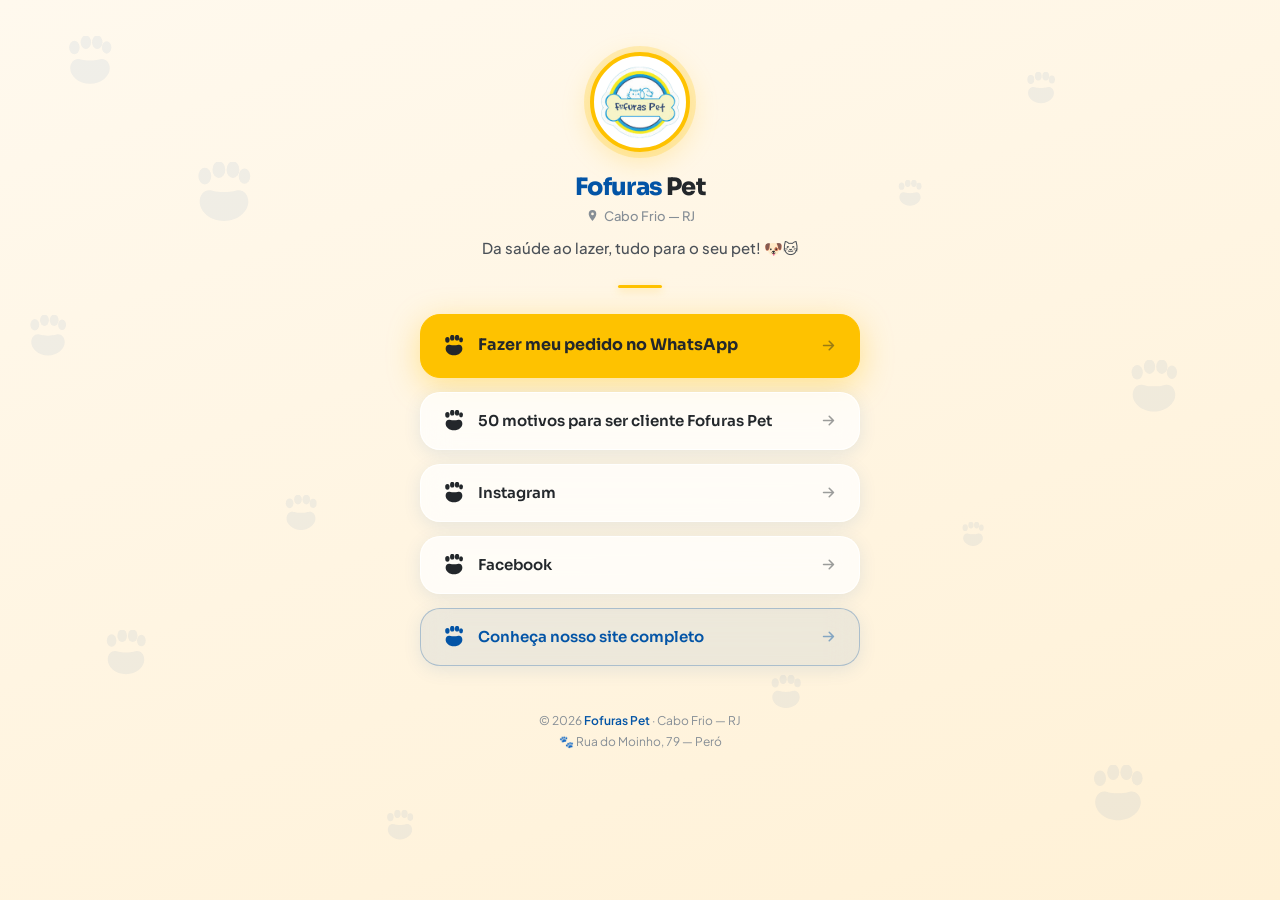
<file: bio/index.html>
<!DOCTYPE html>
<html lang="pt-BR">
  <head>
    <meta charset="UTF-8" />
    <meta name="viewport" content="width=device-width, initial-scale=1.0" />

    <!-- ============ SEO ============ -->
    <title>Fofuras Pet — Cabo Frio/RJ</title>
    <meta
      name="description"
      content="Da saúde ao lazer, tudo para o seu pet! 🐶🐱 Rações, medicamentos, acessórios e consultório veterinário em Cabo Frio."
    />
    <meta name="robots" content="index, follow" />

    <!-- ============ Open Graph (WhatsApp / Instagram preview) ============ -->
    <meta property="og:type" content="website" />
    <meta property="og:title" content="Fofuras Pet — Cabo Frio/RJ" />
    <meta property="og:description" content="Da saúde ao lazer, tudo para o seu pet! 🐶🐱" />
    <!-- TROQUE pela URL absoluta do domínio Vercel após publicar, ex: https://fofuraspet.vercel.app/assets/logo.png -->
    <meta property="og:image" content="../assets/logo.png" />
    <!-- TROQUE pela URL real da página após publicar na Vercel -->
    <meta property="og:url" content="https://fofuraspet.vercel.app/bio" />
    <meta property="og:site_name" content="Fofuras Pet" />

    <!-- Twitter Card -->
    <meta name="twitter:card" content="summary_large_image" />
    <meta name="twitter:title" content="Fofuras Pet — Cabo Frio/RJ" />
    <meta name="twitter:description" content="Da saúde ao lazer, tudo para o seu pet! 🐶🐱" />
    <meta name="twitter:image" content="../assets/logo.png" />

    <!-- Favicon: patinha SVG inline como data URI -->
    <link
      rel="icon"
      type="image/svg+xml"
      href="data:image/svg+xml,%3Csvg xmlns='http://www.w3.org/2000/svg' viewBox='0 0 100 100'%3E%3Cellipse cx='20' cy='22' rx='10' ry='13' fill='%230354A6'/%3E%3Cellipse cx='42' cy='12' rx='10' ry='13' fill='%230354A6'/%3E%3Cellipse cx='64' cy='12' rx='10' ry='13' fill='%230354A6'/%3E%3Cellipse cx='82' cy='22' rx='9' ry='12' fill='%230354A6'/%3E%3Cpath d='M50 92C28 92 12 77 12 62c0-11 7-18 15-18 5 0 8 3 23 3s18-3 23-3c8 0 15 7 15 18 0 15-16 30-38 30Z' fill='%230354A6'/%3E%3C/svg%3E"
    />

    <!-- Fontes (idênticas ao site principal) -->
    <link rel="preconnect" href="https://fonts.googleapis.com" />
    <link rel="preconnect" href="https://fonts.gstatic.com" crossorigin />
    <link
      href="https://fonts.googleapis.com/css2?family=Sora:wght@500;600;700;800&family=Plus+Jakarta+Sans:wght@400;500;600;700&display=swap"
      rel="stylesheet"
    />

    <style>
      /* ================================================================
         FOFURAS PET — Link na Bio
         ================================================================
         DESIGN TOKENS: troque as variáveis abaixo para ajustar a paleta
         ================================================================ */
      :root {
        /* -- Cores da marca (troque aqui) ----------------------------- */
        --brand-yellow: #fec200;       /* Amarelo/dourado principal      */
        --brand-yellow-dark: #e5ad00;  /* Hover do botão WhatsApp        */
        --brand-yellow-glow: rgba(254, 194, 0, 0.38);
        --brand-blue: #0354a6;         /* Azul da marca                  */
        --brand-blue-dark: #023e7a;
        --brand-blue-soft: rgba(3, 84, 166, 0.10);

        /* -- Fundo ---------------------------------------------------- */
        --bg-top: #fff9ee;             /* Início do gradiente de fundo   */
        --bg-bottom: #fff1d6;          /* Fim do gradiente de fundo      */

        /* -- Texto ---------------------------------------------------- */
        --ink: #23272b;
        --body-text: #4b5158;
        --muted: #868e96;

        /* -- Componentes ---------------------------------------------- */
        --glass-bg: rgba(255, 255, 255, 0.72);
        --glass-border: rgba(255, 255, 255, 0.88);
        --shadow-btn: 0 4px 18px rgba(3, 84, 166, 0.10);
        --shadow-main: 0 8px 32px var(--brand-yellow-glow);
        --r: 20px;

        /* -- Tipografia ----------------------------------------------- */
        --font-head: "Sora", system-ui, sans-serif;
        --font-body: "Plus Jakarta Sans", system-ui, sans-serif;
      }

      /* -- Reset mínimo --------------------------------------------- */
      *,
      *::before,
      *::after {
        box-sizing: border-box;
        margin: 0;
        padding: 0;
      }

      body {
        font-family: var(--font-body);
        background: linear-gradient(
          160deg,
          var(--bg-top) 0%,
          var(--bg-bottom) 100%
        );
        min-height: 100vh;
        display: flex;
        flex-direction: column;
        align-items: center;
        overflow-x: hidden;
        -webkit-font-smoothing: antialiased;
      }

      a {
        color: inherit;
        text-decoration: none;
      }
      img {
        display: block;
        max-width: 100%;
      }

      /* ================================================================
         PATINHAS FLUTUANTES DE FUNDO
         ================================================================ */
      .paws-bg {
        position: fixed;
        inset: 0;
        pointer-events: none;
        z-index: 0;
        overflow: hidden;
      }

      .paw-float {
        position: absolute;
        fill: var(--brand-blue);
        opacity: 0.06;
        animation: floatPaw ease-in-out infinite;
        transform-origin: center;
      }

      @keyframes floatPaw {
        0%   { transform: translateY(0px)   rotate(var(--rot-a, 0deg)); }
        50%  { transform: translateY(-20px) rotate(var(--rot-b, 10deg)); }
        100% { transform: translateY(0px)   rotate(var(--rot-a, 0deg)); }
      }

      /* Patinhas individuais: posição, tamanho e timing distintos */
      .p1  { width: 52px; top:  4%;  left:  5%;  animation-duration: 9s;  animation-delay: 0s;   --rot-a: -10deg; --rot-b: 5deg; }
      .p2  { width: 34px; top:  8%;  left: 80%;  animation-duration: 12s; animation-delay: -2s;  --rot-a: 15deg;  --rot-b: 30deg; }
      .p3  { width: 64px; top: 18%;  left: 15%;  animation-duration: 14s; animation-delay: -5s;  --rot-a: -5deg;  --rot-b: 10deg; }
      .p4  { width: 28px; top: 20%;  left: 70%;  animation-duration: 8s;  animation-delay: -1s;  --rot-a: 20deg;  --rot-b: 35deg; }
      .p5  { width: 44px; top: 35%;  left:  2%;  animation-duration: 11s; animation-delay: -4s;  --rot-a: -15deg; --rot-b: 0deg; }
      .p6  { width: 56px; top: 40%;  left: 88%;  animation-duration: 13s; animation-delay: -7s;  --rot-a: 5deg;   --rot-b: 18deg; }
      .p7  { width: 38px; top: 55%;  left: 22%;  animation-duration: 10s; animation-delay: -3s;  --rot-a: -20deg; --rot-b: -8deg; }
      .p8  { width: 26px; top: 58%;  left: 75%;  animation-duration: 7s;  animation-delay: -6s;  --rot-a: 12deg;  --rot-b: 25deg; }
      .p9  { width: 48px; top: 70%;  left:  8%;  animation-duration: 15s; animation-delay: -2s;  --rot-a: -8deg;  --rot-b: 5deg; }
      .p10 { width: 36px; top: 75%;  left: 60%;  animation-duration: 9s;  animation-delay: -9s;  --rot-a: 18deg;  --rot-b: 32deg; }
      .p11 { width: 60px; top: 85%;  left: 85%;  animation-duration: 16s; animation-delay: -4s;  --rot-a: -12deg; --rot-b: 2deg; }
      .p12 { width: 32px; top: 90%;  left: 30%;  animation-duration: 11s; animation-delay: -8s;  --rot-a: 8deg;   --rot-b: 20deg; }

      /* ================================================================
         CONTAINER PRINCIPAL
         ================================================================ */
      .page {
        position: relative;
        z-index: 1;
        width: 100%;
        max-width: 480px;
        padding: 52px 20px 64px;
        display: flex;
        flex-direction: column;
        align-items: center;
      }

      /* ================================================================
         AVATAR / LOGO
         ================================================================ */
      .avatar-wrap {
        /* TROQUE o src da <img> abaixo pela logo real.
           Sugestão: /assets/logo.png (já está no projeto).
           Tamanho ideal: 200×200 px, fundo transparente. */
        width: 100px;
        height: 100px;
        border-radius: 50%;
        border: 4px solid var(--brand-yellow);
        box-shadow:
          0 0 0 6px rgba(254, 194, 0, 0.22),
          0 8px 28px rgba(254, 194, 0, 0.28);
        overflow: hidden;
        display: flex;
        align-items: center;
        justify-content: center;
        background: #fff;
        flex-shrink: 0;
        margin-bottom: 22px;
      }
      .avatar-wrap img {
        width: 100%;
        height: 100%;
        object-fit: cover;
      }

      /* ================================================================
         PERFIL
         ================================================================ */
      .profile-name {
        font-family: var(--font-head);
        font-size: 24px;
        font-weight: 800;
        color: var(--ink);
        letter-spacing: -0.025em;
        text-align: center;
        line-height: 1.15;
      }
      .profile-name span {
        color: var(--brand-blue);
      }

      .profile-location {
        display: inline-flex;
        align-items: center;
        gap: 5px;
        font-size: 13px;
        font-weight: 500;
        color: var(--muted);
        margin-top: 6px;
      }
      .profile-location svg {
        width: 13px;
        height: 13px;
        flex-shrink: 0;
        fill: var(--muted);
      }

      .profile-tagline {
        font-family: var(--font-body);
        font-size: 15px;
        font-weight: 500;
        color: var(--body-text);
        margin-top: 12px;
        text-align: center;
        line-height: 1.55;
        max-width: 320px;
      }

      /* ================================================================
         DIVISOR
         ================================================================ */
      .divider {
        width: 44px;
        height: 3px;
        background: var(--brand-yellow);
        border-radius: 4px;
        margin: 26px 0;
        box-shadow: 0 2px 8px rgba(254, 194, 0, 0.4);
      }

      /* ================================================================
         LISTA DE LINKS
         ================================================================ */
      .links {
        width: 100%;
        display: flex;
        flex-direction: column;
        gap: 14px;
      }

      /* Botão base (glassmorphism suave) */
      .link-btn {
        display: flex;
        align-items: center;
        gap: 13px;
        width: 100%;
        padding: 17px 22px;
        border-radius: var(--r);
        font-family: var(--font-head);
        font-size: 15px;
        font-weight: 600;
        color: var(--ink);
        text-decoration: none;
        background: var(--glass-bg);
        border: 1.5px solid var(--glass-border);
        backdrop-filter: blur(14px);
        -webkit-backdrop-filter: blur(14px);
        box-shadow: var(--shadow-btn);
        transition:
          transform 0.22s cubic-bezier(0.22, 1, 0.36, 1),
          box-shadow 0.22s ease,
          background 0.18s ease;
        cursor: pointer;
        -webkit-tap-highlight-color: transparent;
        position: relative;
      }

      .link-btn:hover,
      .link-btn:focus-visible {
        transform: scale(1.025) translateY(-2px);
        box-shadow: 0 10px 32px rgba(3, 84, 166, 0.16);
      }
      .link-btn:active {
        transform: scale(0.975);
        transition-duration: 0.1s;
      }
      .link-btn:focus-visible {
        outline: 3px solid var(--brand-blue);
        outline-offset: 3px;
      }

      /* Botão principal: WhatsApp */
      .link-btn--main {
        background: var(--brand-yellow);
        border-color: var(--brand-yellow);
        color: var(--ink);
        padding: 20px 22px;
        font-size: 16px;
        font-weight: 700;
        box-shadow: var(--shadow-main);
      }
      .link-btn--main:hover,
      .link-btn--main:focus-visible {
        background: var(--brand-yellow-dark);
        border-color: var(--brand-yellow-dark);
        box-shadow: 0 12px 40px var(--brand-yellow-glow);
        transform: scale(1.03) translateY(-3px);
      }
      .link-btn--main:focus-visible {
        outline-color: var(--brand-blue-dark);
      }

      /* Ícone de patinha nos botões */
      .btn-paw {
        width: 22px;
        height: 22px;
        flex-shrink: 0;
        fill: currentColor;
      }

      /* Animação de balançar na patinha do botão principal */
      .link-btn--main .btn-paw {
        animation: pawWag 3s ease-in-out infinite;
      }
      @keyframes pawWag {
        0%, 60%, 100% { transform: rotate(0deg); }
        70%  { transform: rotate(-14deg); }
        80%  { transform: rotate(14deg); }
        90%  { transform: rotate(-8deg); }
        95%  { transform: rotate(6deg); }
      }

      .btn-label {
        flex: 1;
        line-height: 1.3;
      }

      /* Seta decorativa à direita */
      .btn-arrow {
        width: 17px;
        height: 17px;
        flex-shrink: 0;
        opacity: 0.45;
        stroke: currentColor;
        fill: none;
        transition: opacity 0.2s, transform 0.2s;
      }
      .link-btn:hover .btn-arrow,
      .link-btn:focus-visible .btn-arrow {
        opacity: 0.75;
        transform: translateX(3px);
      }

      /* Botão do site principal — azul leve */
      .link-btn--site {
        background: rgba(3, 84, 166, 0.07);
        border-color: rgba(3, 84, 166, 0.28);
        color: var(--brand-blue);
      }
      .link-btn--site:hover,
      .link-btn--site:focus-visible {
        background: rgba(3, 84, 166, 0.13);
        border-color: var(--brand-blue);
        box-shadow: 0 10px 32px rgba(3, 84, 166, 0.18);
      }
      .link-btn--site:focus-visible {
        outline-color: var(--brand-blue-dark);
      }

      /* ================================================================
         RODAPÉ
         ================================================================ */
      .bio-footer {
        margin-top: 44px;
        text-align: center;
        font-size: 12px;
        color: var(--muted);
        line-height: 1.8;
      }
      .bio-footer a {
        color: var(--brand-blue);
        font-weight: 600;
        text-decoration: none;
      }
      .bio-footer a:hover {
        text-decoration: underline;
      }

      /* ================================================================
         RESPONSIVO
         ================================================================ */
      @media (max-width: 400px) {
        .page { padding: 40px 16px 52px; }
        .profile-name { font-size: 22px; }
        .link-btn { padding: 16px 18px; font-size: 14px; }
        .link-btn--main { padding: 18px 18px; font-size: 15px; }
      }
    </style>
  </head>
  <body>

    <!-- ================================================================
         PATINHAS FLUTUANTES DE FUNDO (decoração, aria-hidden)
         ================================================================ -->
    <div class="paws-bg" aria-hidden="true">
      <!-- SVG de patinha reutilizado em cada elemento .paw-float -->
      <svg class="paw-float p1"  viewBox="0 0 100 100"><ellipse cx="20" cy="22" rx="10" ry="13"/><ellipse cx="42" cy="12" rx="10" ry="13"/><ellipse cx="64" cy="12" rx="10" ry="13"/><ellipse cx="82" cy="22" rx="9" ry="12"/><path d="M50 92C28 92 12 77 12 62c0-11 7-18 15-18 5 0 8 3 23 3s18-3 23-3c8 0 15 7 15 18 0 15-16 30-38 30Z"/></svg>
      <svg class="paw-float p2"  viewBox="0 0 100 100"><ellipse cx="20" cy="22" rx="10" ry="13"/><ellipse cx="42" cy="12" rx="10" ry="13"/><ellipse cx="64" cy="12" rx="10" ry="13"/><ellipse cx="82" cy="22" rx="9" ry="12"/><path d="M50 92C28 92 12 77 12 62c0-11 7-18 15-18 5 0 8 3 23 3s18-3 23-3c8 0 15 7 15 18 0 15-16 30-38 30Z"/></svg>
      <svg class="paw-float p3"  viewBox="0 0 100 100"><ellipse cx="20" cy="22" rx="10" ry="13"/><ellipse cx="42" cy="12" rx="10" ry="13"/><ellipse cx="64" cy="12" rx="10" ry="13"/><ellipse cx="82" cy="22" rx="9" ry="12"/><path d="M50 92C28 92 12 77 12 62c0-11 7-18 15-18 5 0 8 3 23 3s18-3 23-3c8 0 15 7 15 18 0 15-16 30-38 30Z"/></svg>
      <svg class="paw-float p4"  viewBox="0 0 100 100"><ellipse cx="20" cy="22" rx="10" ry="13"/><ellipse cx="42" cy="12" rx="10" ry="13"/><ellipse cx="64" cy="12" rx="10" ry="13"/><ellipse cx="82" cy="22" rx="9" ry="12"/><path d="M50 92C28 92 12 77 12 62c0-11 7-18 15-18 5 0 8 3 23 3s18-3 23-3c8 0 15 7 15 18 0 15-16 30-38 30Z"/></svg>
      <svg class="paw-float p5"  viewBox="0 0 100 100"><ellipse cx="20" cy="22" rx="10" ry="13"/><ellipse cx="42" cy="12" rx="10" ry="13"/><ellipse cx="64" cy="12" rx="10" ry="13"/><ellipse cx="82" cy="22" rx="9" ry="12"/><path d="M50 92C28 92 12 77 12 62c0-11 7-18 15-18 5 0 8 3 23 3s18-3 23-3c8 0 15 7 15 18 0 15-16 30-38 30Z"/></svg>
      <svg class="paw-float p6"  viewBox="0 0 100 100"><ellipse cx="20" cy="22" rx="10" ry="13"/><ellipse cx="42" cy="12" rx="10" ry="13"/><ellipse cx="64" cy="12" rx="10" ry="13"/><ellipse cx="82" cy="22" rx="9" ry="12"/><path d="M50 92C28 92 12 77 12 62c0-11 7-18 15-18 5 0 8 3 23 3s18-3 23-3c8 0 15 7 15 18 0 15-16 30-38 30Z"/></svg>
      <svg class="paw-float p7"  viewBox="0 0 100 100"><ellipse cx="20" cy="22" rx="10" ry="13"/><ellipse cx="42" cy="12" rx="10" ry="13"/><ellipse cx="64" cy="12" rx="10" ry="13"/><ellipse cx="82" cy="22" rx="9" ry="12"/><path d="M50 92C28 92 12 77 12 62c0-11 7-18 15-18 5 0 8 3 23 3s18-3 23-3c8 0 15 7 15 18 0 15-16 30-38 30Z"/></svg>
      <svg class="paw-float p8"  viewBox="0 0 100 100"><ellipse cx="20" cy="22" rx="10" ry="13"/><ellipse cx="42" cy="12" rx="10" ry="13"/><ellipse cx="64" cy="12" rx="10" ry="13"/><ellipse cx="82" cy="22" rx="9" ry="12"/><path d="M50 92C28 92 12 77 12 62c0-11 7-18 15-18 5 0 8 3 23 3s18-3 23-3c8 0 15 7 15 18 0 15-16 30-38 30Z"/></svg>
      <svg class="paw-float p9"  viewBox="0 0 100 100"><ellipse cx="20" cy="22" rx="10" ry="13"/><ellipse cx="42" cy="12" rx="10" ry="13"/><ellipse cx="64" cy="12" rx="10" ry="13"/><ellipse cx="82" cy="22" rx="9" ry="12"/><path d="M50 92C28 92 12 77 12 62c0-11 7-18 15-18 5 0 8 3 23 3s18-3 23-3c8 0 15 7 15 18 0 15-16 30-38 30Z"/></svg>
      <svg class="paw-float p10" viewBox="0 0 100 100"><ellipse cx="20" cy="22" rx="10" ry="13"/><ellipse cx="42" cy="12" rx="10" ry="13"/><ellipse cx="64" cy="12" rx="10" ry="13"/><ellipse cx="82" cy="22" rx="9" ry="12"/><path d="M50 92C28 92 12 77 12 62c0-11 7-18 15-18 5 0 8 3 23 3s18-3 23-3c8 0 15 7 15 18 0 15-16 30-38 30Z"/></svg>
      <svg class="paw-float p11" viewBox="0 0 100 100"><ellipse cx="20" cy="22" rx="10" ry="13"/><ellipse cx="42" cy="12" rx="10" ry="13"/><ellipse cx="64" cy="12" rx="10" ry="13"/><ellipse cx="82" cy="22" rx="9" ry="12"/><path d="M50 92C28 92 12 77 12 62c0-11 7-18 15-18 5 0 8 3 23 3s18-3 23-3c8 0 15 7 15 18 0 15-16 30-38 30Z"/></svg>
      <svg class="paw-float p12" viewBox="0 0 100 100"><ellipse cx="20" cy="22" rx="10" ry="13"/><ellipse cx="42" cy="12" rx="10" ry="13"/><ellipse cx="64" cy="12" rx="10" ry="13"/><ellipse cx="82" cy="22" rx="9" ry="12"/><path d="M50 92C28 92 12 77 12 62c0-11 7-18 15-18 5 0 8 3 23 3s18-3 23-3c8 0 15 7 15 18 0 15-16 30-38 30Z"/></svg>
    </div>

    <!-- ================================================================
         CONTEÚDO PRINCIPAL
         ================================================================ -->
    <main class="page">

      <!-- Avatar / Logo
           TROQUE src pela logo real: ../assets/logo.png já está no projeto.
           Para resultado ideal, use imagem quadrada (ex.: 200×200 px).  -->
      <div class="avatar-wrap">
        <img
          src="../assets/logo.png"
          alt="Logo Fofuras Pet"
          width="100"
          height="100"
        />
      </div>

      <!-- Nome e localização -->
      <h1 class="profile-name"><span>Fofuras</span> Pet</h1>
      <p class="profile-location" aria-label="Localização: Cabo Frio, RJ">
        <!-- Ícone de pin de localização -->
        <svg viewBox="0 0 24 24" aria-hidden="true">
          <path d="M12 2a7 7 0 0 0-7 7c0 5 7 13 7 13s7-8 7-13a7 7 0 0 0-7-7Zm0 9.5a2.5 2.5 0 1 1 0-5 2.5 2.5 0 0 1 0 5Z"/>
        </svg>
        Cabo Frio — RJ
      </p>

      <!-- Tagline -->
      <p class="profile-tagline">
        Da saúde ao lazer, tudo para o seu pet! 🐶🐱
      </p>

      <div class="divider" aria-hidden="true"></div>

      <!-- ============================================================
           BOTÕES DE LINK
           TROQUE os href abaixo para atualizar números/links conforme necessário
           ============================================================ -->
      <nav class="links" aria-label="Links da Fofuras Pet">

        <!-- 1. WhatsApp — botão principal em destaque
                TROQUE o número: 5522997054756 pelo número correto -->
        <a
          href="https://api.whatsapp.com/send/?phone=5522997054756"
          target="_blank"
          rel="noopener noreferrer"
          class="link-btn link-btn--main"
          aria-label="Fazer meu pedido no WhatsApp da Fofuras Pet"
        >
          <!-- Ícone de patinha (balança ao hover via CSS) -->
          <svg class="btn-paw" viewBox="0 0 100 100" aria-hidden="true">
            <ellipse cx="20" cy="22" rx="10" ry="13"/>
            <ellipse cx="42" cy="12" rx="10" ry="13"/>
            <ellipse cx="64" cy="12" rx="10" ry="13"/>
            <ellipse cx="82" cy="22" rx="9"  ry="12"/>
            <path d="M50 92C28 92 12 77 12 62c0-11 7-18 15-18 5 0 8 3 23 3s18-3 23-3c8 0 15 7 15 18 0 15-16 30-38 30Z"/>
          </svg>
          <span class="btn-label">Fazer meu pedido no WhatsApp</span>
          <!-- Seta -->
          <svg class="btn-arrow" viewBox="0 0 24 24" stroke-width="2.2" stroke-linecap="round" stroke-linejoin="round" aria-hidden="true">
            <path d="M5 12h14M13 6l6 6-6 6"/>
          </svg>
        </a>

        <!-- 2. Google Drive — documento "50 motivos" -->
        <a
          href="https://drive.google.com/file/d/15yGSmby5dw-mDtY2aLPcK98l1i6qsP04/view"
          target="_blank"
          rel="noopener noreferrer"
          class="link-btn"
          aria-label="Ler: 50 motivos para ser cliente Fofuras Pet"
        >
          <svg class="btn-paw" viewBox="0 0 100 100" aria-hidden="true">
            <ellipse cx="20" cy="22" rx="10" ry="13"/>
            <ellipse cx="42" cy="12" rx="10" ry="13"/>
            <ellipse cx="64" cy="12" rx="10" ry="13"/>
            <ellipse cx="82" cy="22" rx="9"  ry="12"/>
            <path d="M50 92C28 92 12 77 12 62c0-11 7-18 15-18 5 0 8 3 23 3s18-3 23-3c8 0 15 7 15 18 0 15-16 30-38 30Z"/>
          </svg>
          <span class="btn-label">50 motivos para ser cliente Fofuras Pet</span>
          <svg class="btn-arrow" viewBox="0 0 24 24" stroke-width="2.2" stroke-linecap="round" stroke-linejoin="round" aria-hidden="true">
            <path d="M5 12h14M13 6l6 6-6 6"/>
          </svg>
        </a>

        <!-- 3. Instagram
                TROQUE o href se o @ mudar -->
        <a
          href="https://www.instagram.com/fofuraspetcabofrio/"
          target="_blank"
          rel="noopener noreferrer"
          class="link-btn"
          aria-label="Seguir a Fofuras Pet no Instagram"
        >
          <svg class="btn-paw" viewBox="0 0 100 100" aria-hidden="true">
            <ellipse cx="20" cy="22" rx="10" ry="13"/>
            <ellipse cx="42" cy="12" rx="10" ry="13"/>
            <ellipse cx="64" cy="12" rx="10" ry="13"/>
            <ellipse cx="82" cy="22" rx="9"  ry="12"/>
            <path d="M50 92C28 92 12 77 12 62c0-11 7-18 15-18 5 0 8 3 23 3s18-3 23-3c8 0 15 7 15 18 0 15-16 30-38 30Z"/>
          </svg>
          <span class="btn-label">Instagram</span>
          <svg class="btn-arrow" viewBox="0 0 24 24" stroke-width="2.2" stroke-linecap="round" stroke-linejoin="round" aria-hidden="true">
            <path d="M5 12h14M13 6l6 6-6 6"/>
          </svg>
        </a>

        <!-- 4. Facebook -->
        <a
          href="https://www.facebook.com/FofurasPetCaboFrio"
          target="_blank"
          rel="noopener noreferrer"
          class="link-btn"
          aria-label="Curtir a Fofuras Pet no Facebook"
        >
          <svg class="btn-paw" viewBox="0 0 100 100" aria-hidden="true">
            <ellipse cx="20" cy="22" rx="10" ry="13"/>
            <ellipse cx="42" cy="12" rx="10" ry="13"/>
            <ellipse cx="64" cy="12" rx="10" ry="13"/>
            <ellipse cx="82" cy="22" rx="9"  ry="12"/>
            <path d="M50 92C28 92 12 77 12 62c0-11 7-18 15-18 5 0 8 3 23 3s18-3 23-3c8 0 15 7 15 18 0 15-16 30-38 30Z"/>
          </svg>
          <span class="btn-label">Facebook</span>
          <svg class="btn-arrow" viewBox="0 0 24 24" stroke-width="2.2" stroke-linecap="round" stroke-linejoin="round" aria-hidden="true">
            <path d="M5 12h14M13 6l6 6-6 6"/>
          </svg>
        </a>

        <!-- 5. Site principal
                TROQUE o href pelo domínio real após publicar na Vercel -->
        <a
          href="../"
          class="link-btn link-btn--site"
          aria-label="Visitar o site completo da Fofuras Pet"
        >
          <svg class="btn-paw" viewBox="0 0 100 100" aria-hidden="true">
            <ellipse cx="20" cy="22" rx="10" ry="13"/>
            <ellipse cx="42" cy="12" rx="10" ry="13"/>
            <ellipse cx="64" cy="12" rx="10" ry="13"/>
            <ellipse cx="82" cy="22" rx="9"  ry="12"/>
            <path d="M50 92C28 92 12 77 12 62c0-11 7-18 15-18 5 0 8 3 23 3s18-3 23-3c8 0 15 7 15 18 0 15-16 30-38 30Z"/>
          </svg>
          <span class="btn-label">Conheça nosso site completo</span>
          <svg class="btn-arrow" viewBox="0 0 24 24" stroke-width="2.2" stroke-linecap="round" stroke-linejoin="round" aria-hidden="true">
            <path d="M5 12h14M13 6l6 6-6 6"/>
          </svg>
        </a>

      </nav>

      <!-- Rodapé minimalista -->
      <footer class="bio-footer">
        <!-- TROQUE o href pelo domínio real após publicar -->
        © <span id="year"></span>
        <a href="../" aria-label="Visitar site da Fofuras Pet">Fofuras Pet</a>
        · Cabo Frio — RJ
        <br />
        <span>🐾 Rua do Moinho, 79 — Peró</span>
      </footer>
    </main>

    <script>
      // Ano dinâmico no rodapé
      document.getElementById("year").textContent = new Date().getFullYear();
    </script>
  </body>
</html>
</file>
